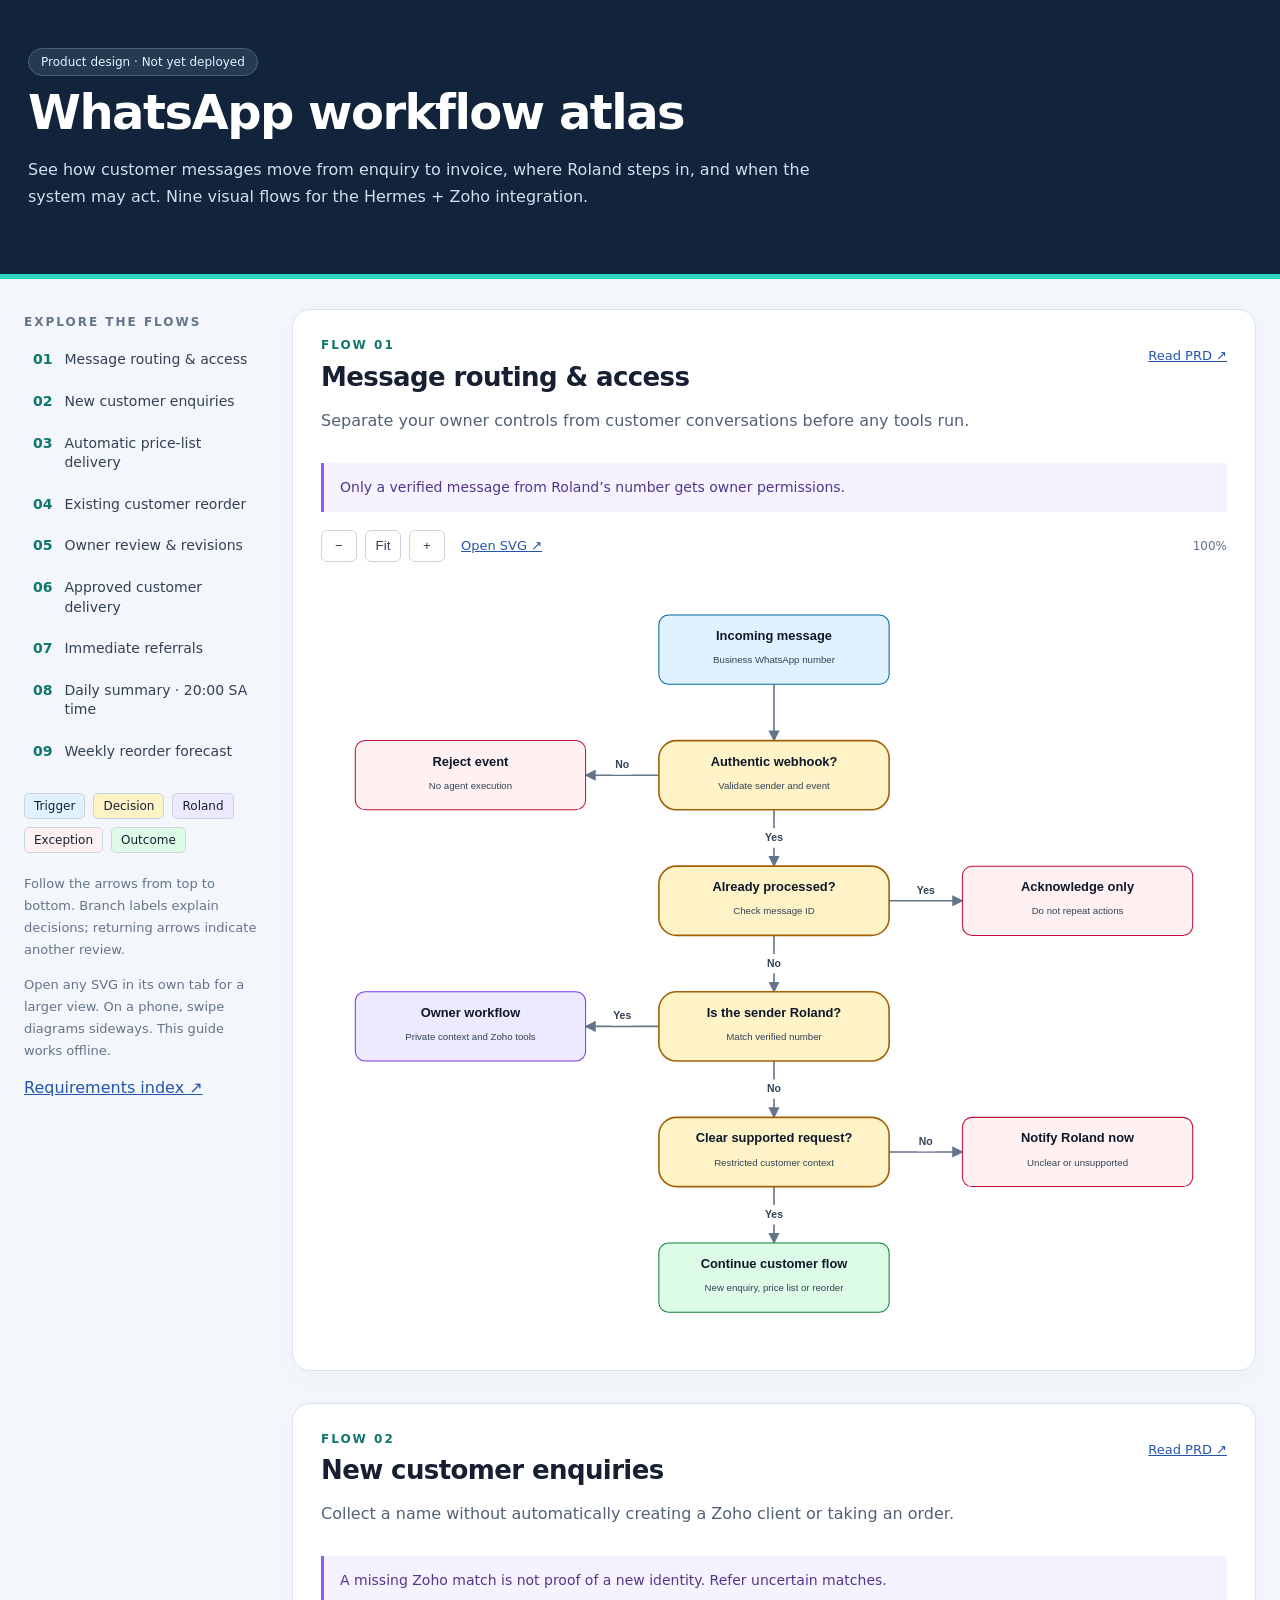
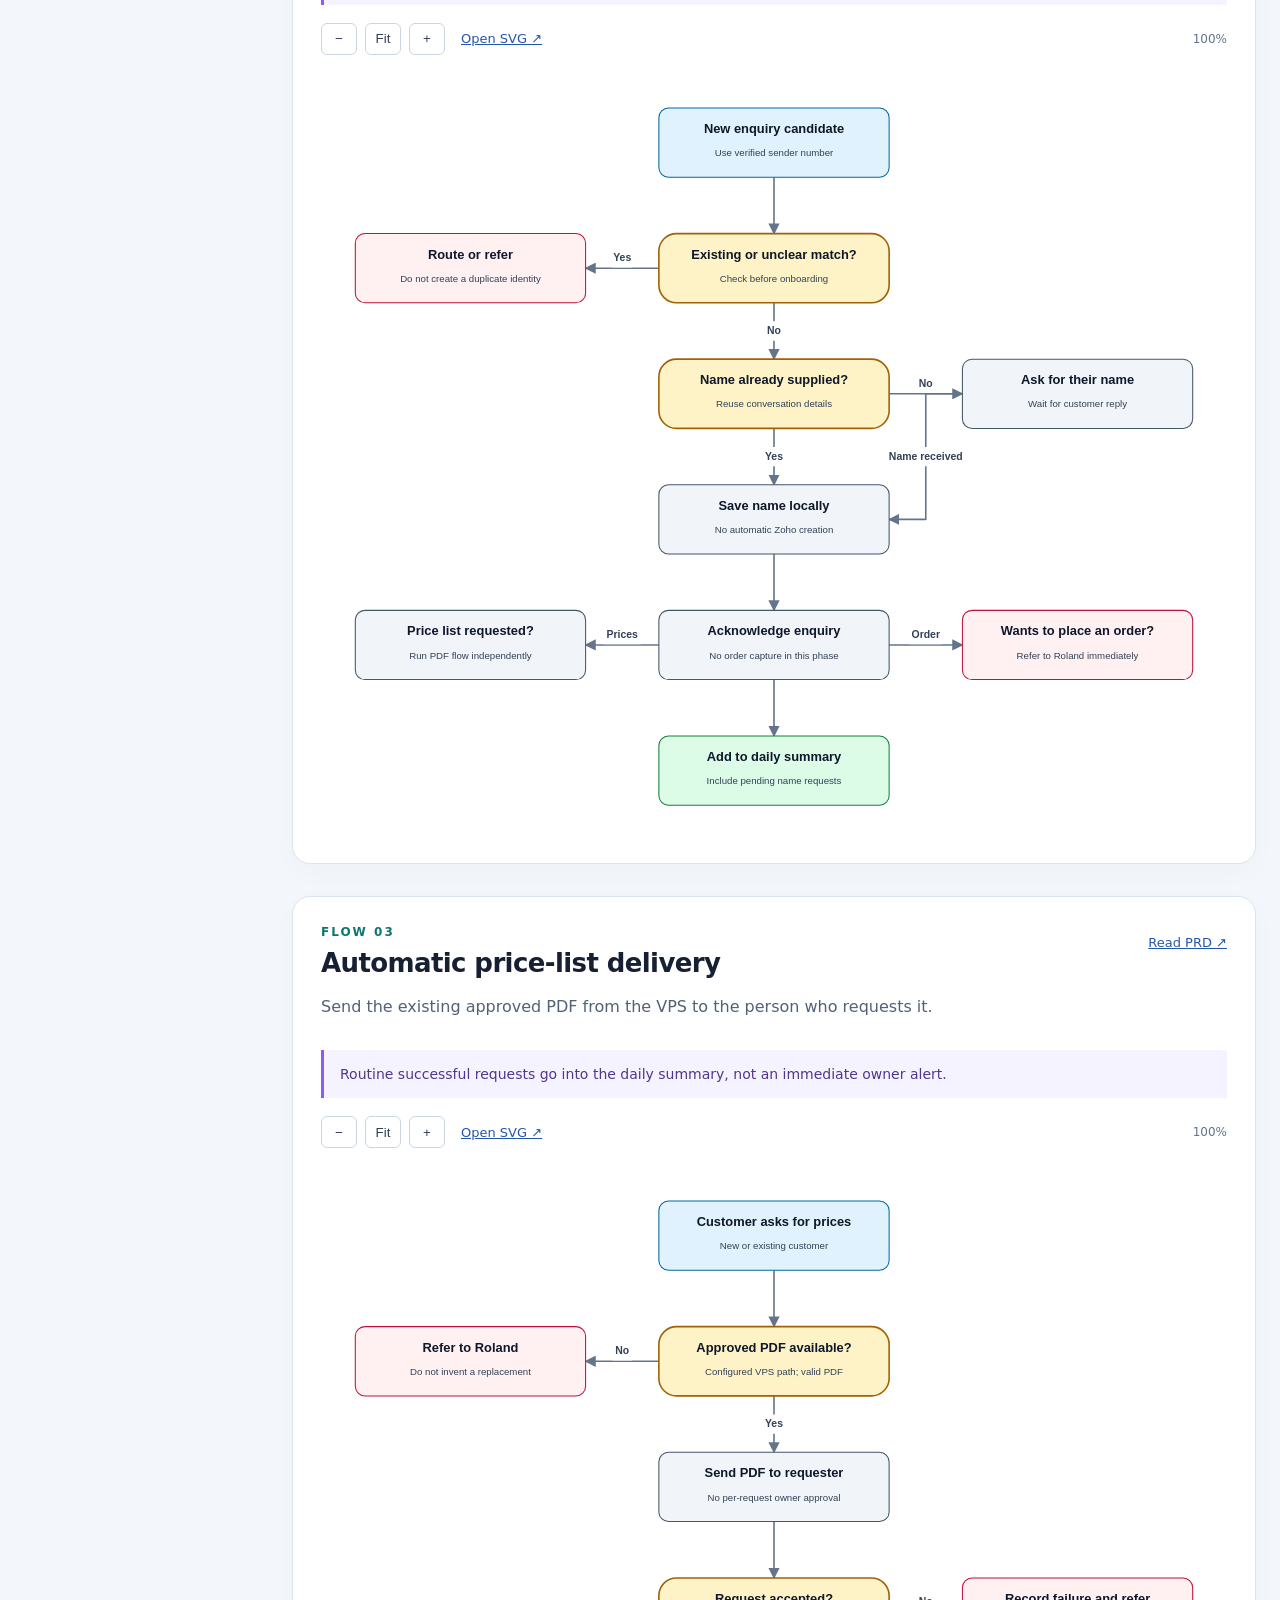
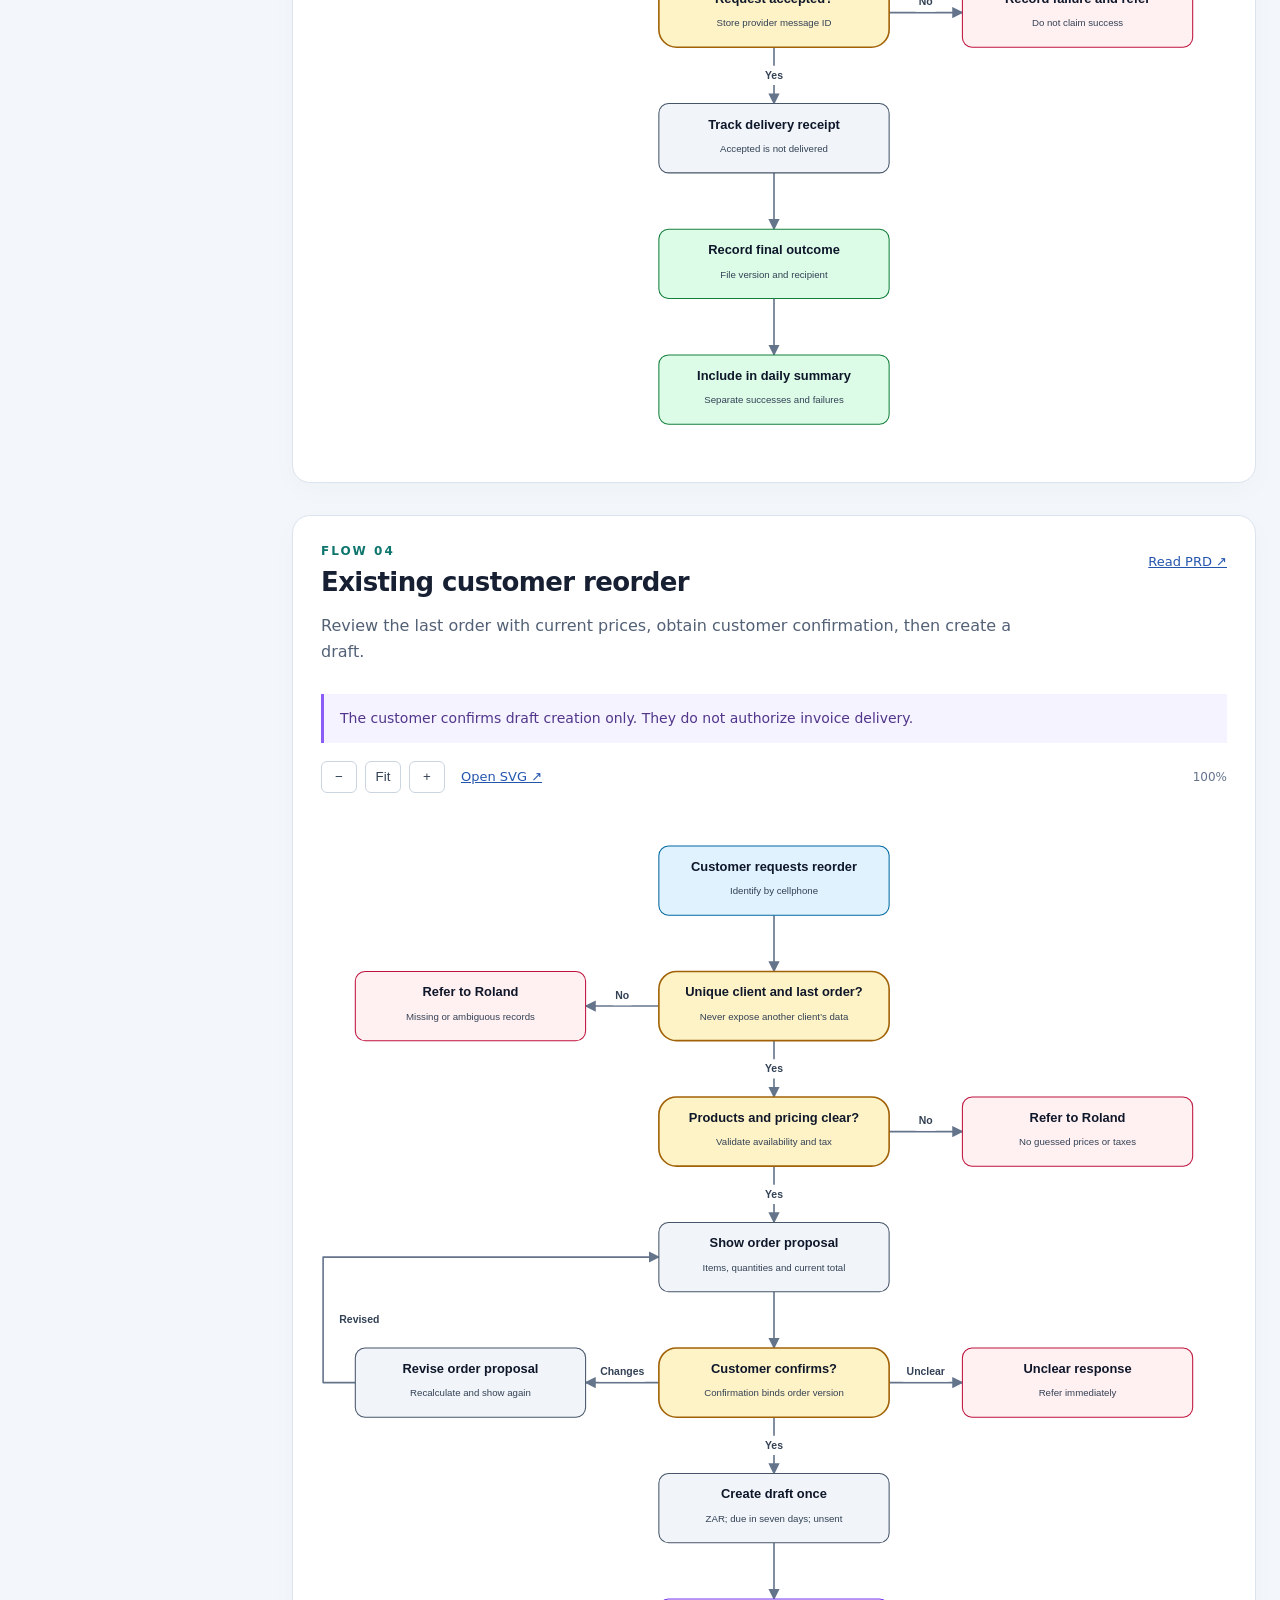
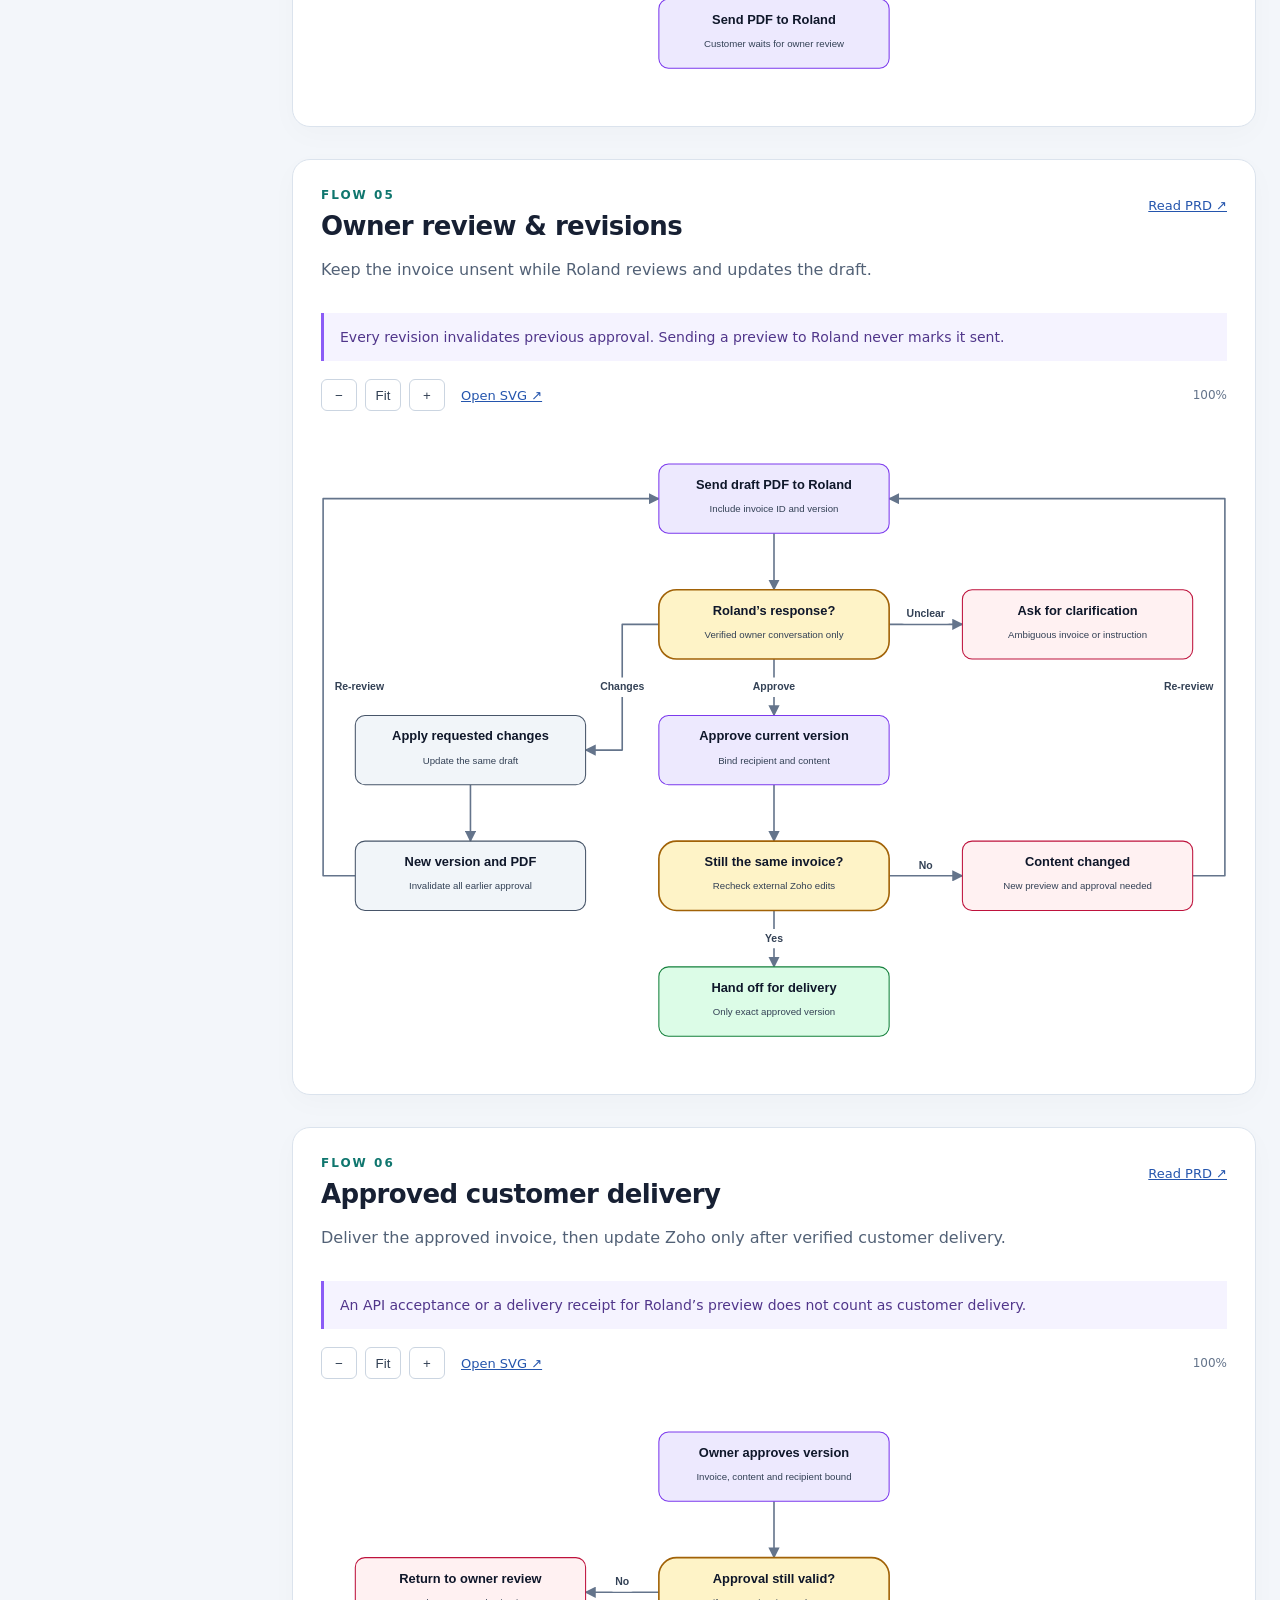
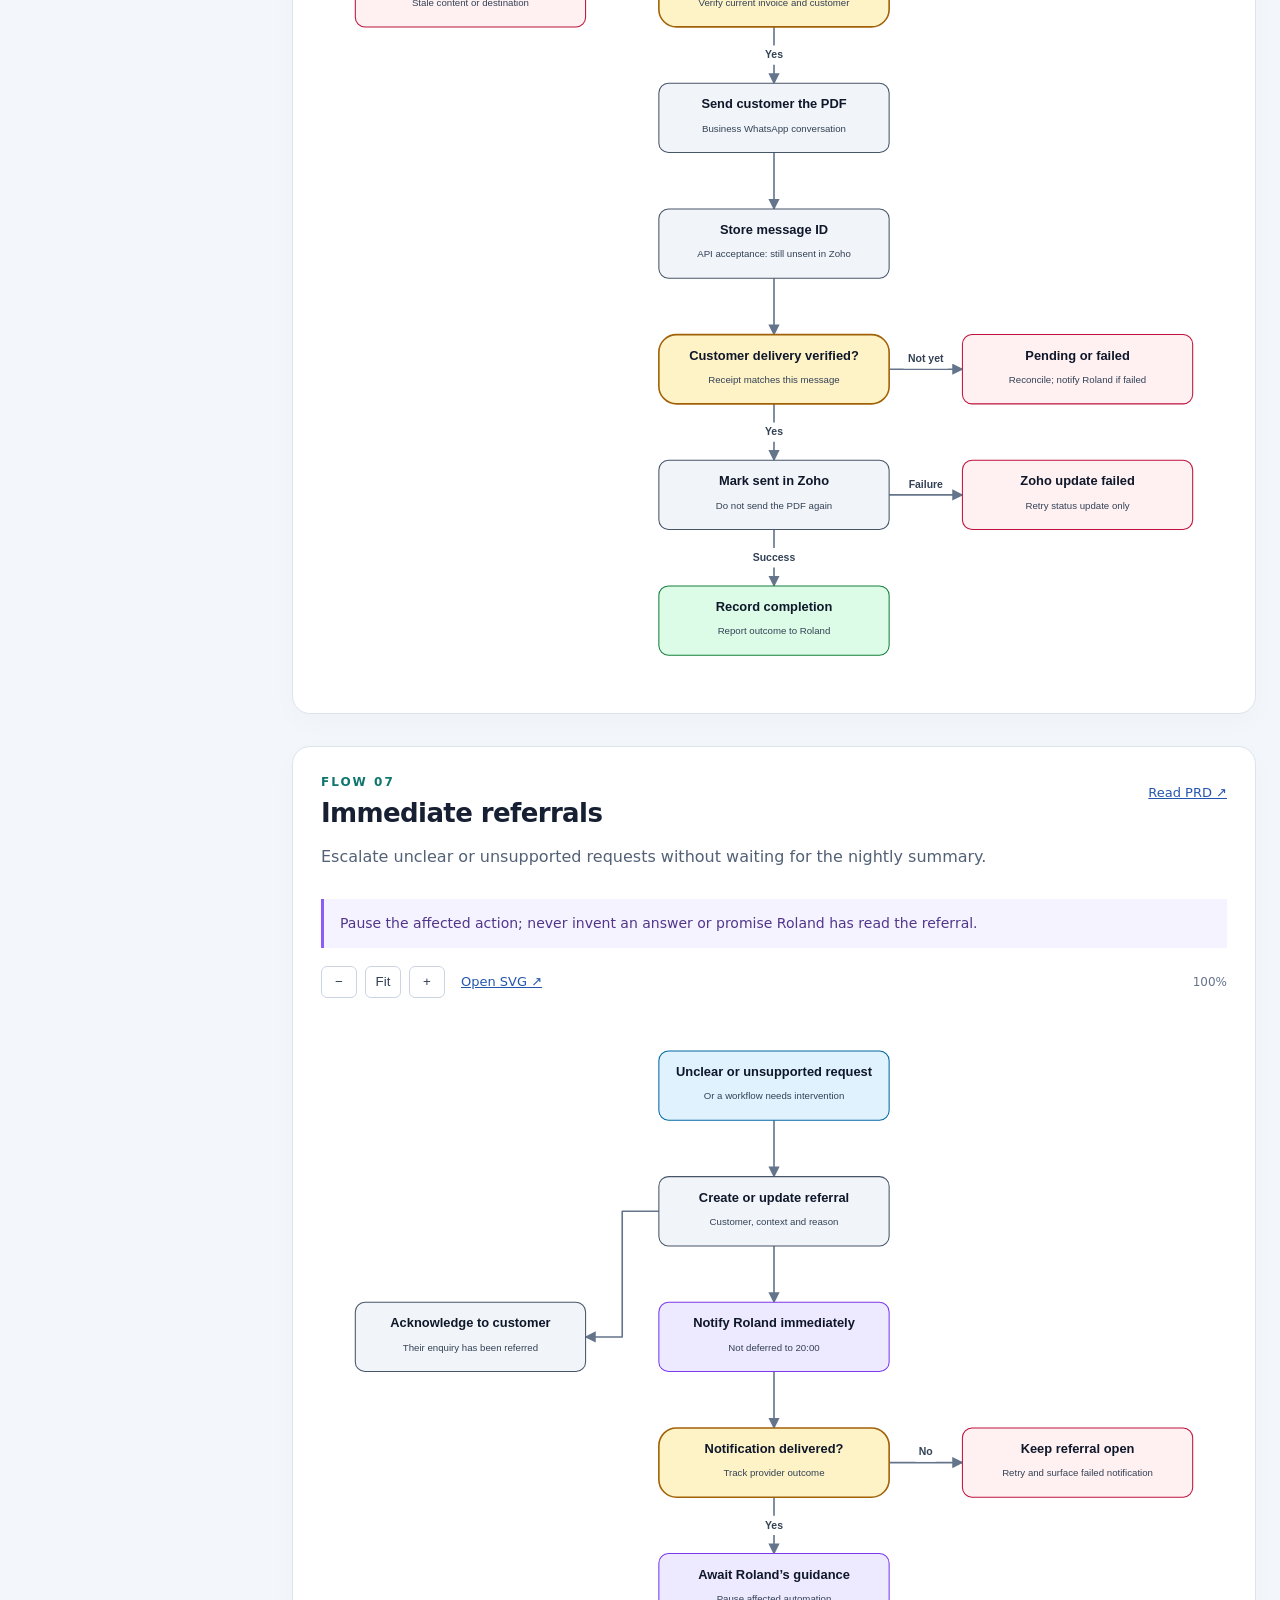
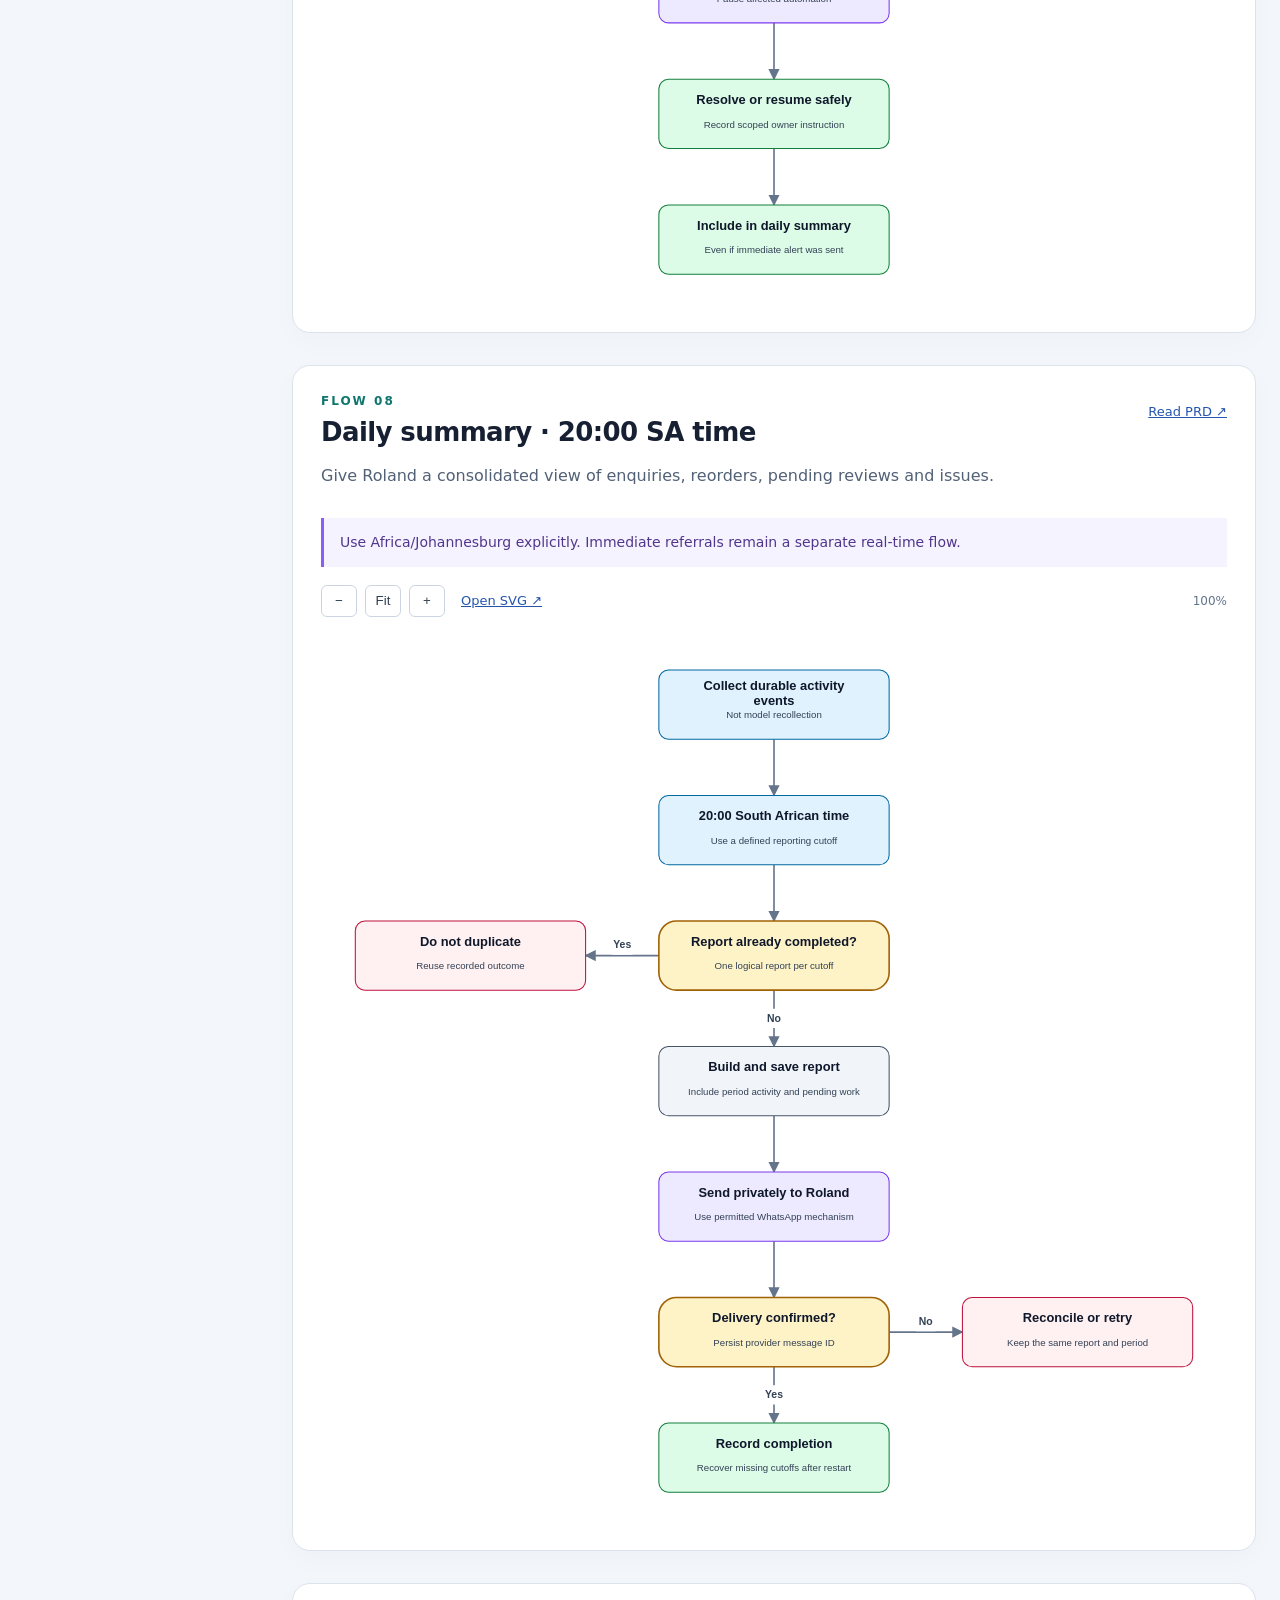
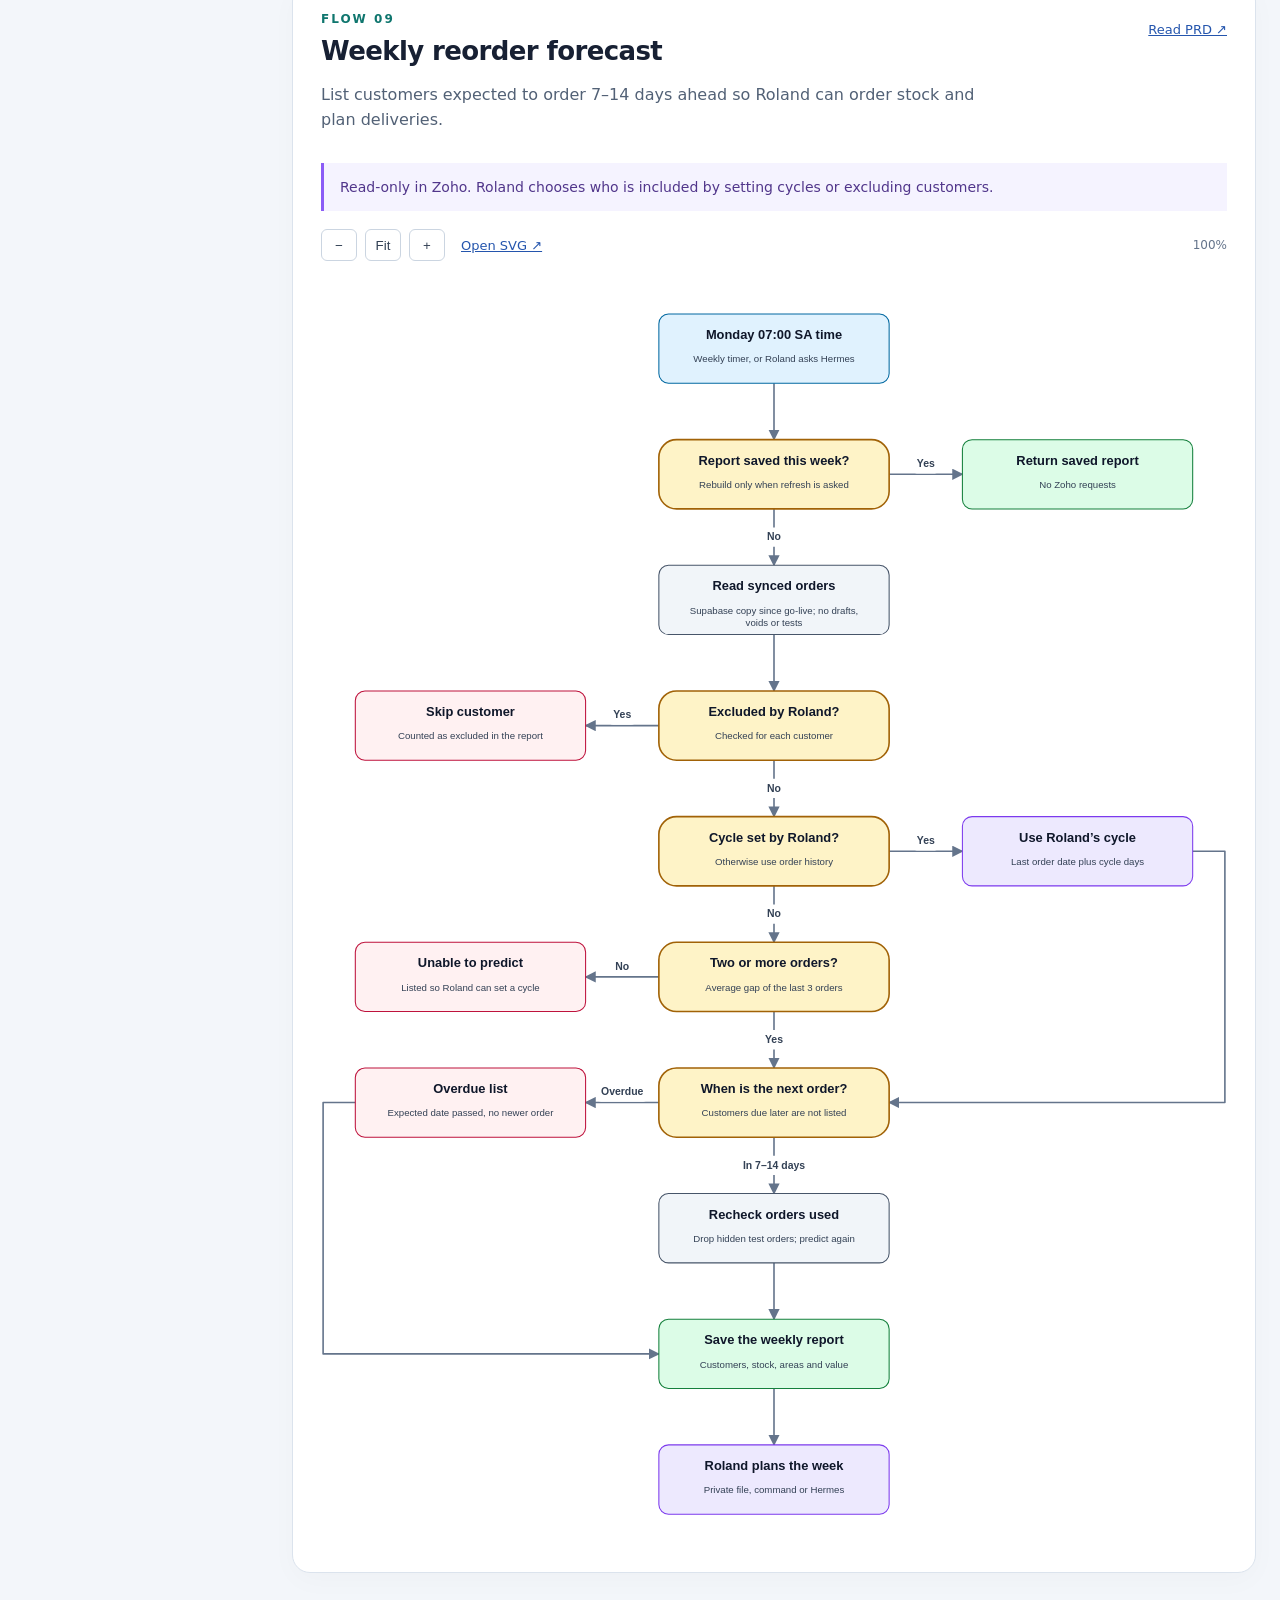
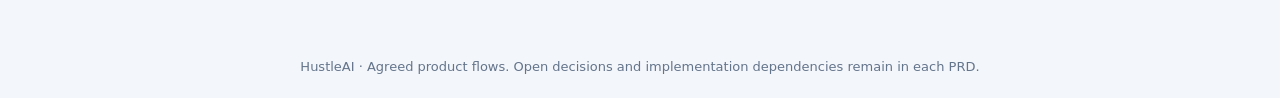
<file: docs/flow-guide.html>
<!doctype html>
<html lang="en"><head><meta charset="utf-8"/><meta name="viewport" content="width=device-width,initial-scale=1"/>
<title>HustleAI · WhatsApp workflow atlas</title>
<style>
:root{font-family:system-ui,-apple-system,BlinkMacSystemFont,"Segoe UI",sans-serif;color:#172033;background:#f3f6fa;scroll-behavior:smooth}*{box-sizing:border-box}body{margin:0}a{color:#2455ad}header{background:#11243b;color:#fff;padding:48px max(28px,calc((100vw - 1360px)/2));border-bottom:5px solid #2dd4bf}header h1{font-size:clamp(30px,4vw,48px);letter-spacing:-1.5px;margin:8px 0 12px}header p{max-width:790px;color:#d1deec;line-height:1.7}.eyebrow{font-size:12px;letter-spacing:2px;font-weight:750;color:#0f766e}.tag{display:inline-block;padding:6px 12px;background:#263b52;border:1px solid #476078;border-radius:99px;font-size:12px;color:#e0f2fe}.layout{max-width:1420px;margin:auto;display:grid;grid-template-columns:240px minmax(0,1fr);gap:28px;padding:30px 24px}aside{position:sticky;top:24px;align-self:start}aside h2{font-size:12px;text-transform:uppercase;letter-spacing:2px;color:#64748b}nav a{display:flex;gap:12px;padding:11px 9px;text-decoration:none;color:#334155;font-size:14px;border-radius:8px;line-height:1.4}nav a:hover,nav a:focus{background:#dce8f4}nav span{font-variant-numeric:tabular-nums;color:#0f766e;font-weight:700}.legend{font-size:12px;display:flex;flex-wrap:wrap;gap:8px;margin:20px 0}.legend span{padding:5px 9px;border-radius:5px;border:1px solid #cbd5e1}section{background:white;border:1px solid #dbe3ed;border-radius:18px;margin-bottom:32px;box-shadow:0 8px 28px #10233b06;scroll-margin-top:20px;overflow:hidden}.section-head{padding:26px 28px 8px;display:flex;gap:20px;justify-content:space-between;align-items:start}h2{font-size:26px;letter-spacing:-.6px;margin:6px 0 10px}.section-head p{line-height:1.6;color:#526176;max-width:690px}.section-head .eyebrow{color:#0f766e;margin:0}.prd{white-space:nowrap;font-size:13px;margin-top:12px}.callout{margin:6px 28px 18px;padding:13px 16px;border-left:3px solid #8b5cf6;background:#f5f3ff;color:#51368b;font-size:14px;line-height:1.6}.controls{display:flex;align-items:center;gap:8px;padding:0 28px 12px}.controls button{border:1px solid #cbd5e1;background:white;border-radius:6px;min-width:36px;height:32px;cursor:pointer;color:#334155}.controls button:hover{background:#e8eff6}.controls a{font-size:13px;margin-left:8px}.zoom-status{margin-left:auto;font-size:12px;color:#64748b}.diagram{overflow:auto;padding:12px 14px 24px}.diagram img{display:block;width:100%;height:auto;max-width:none}.note{font-size:13px;line-height:1.7;color:#64748b}footer{padding:24px;text-align:center;color:#64748b;font-size:13px}button:focus-visible,a:focus-visible,.diagram:focus-visible{outline:3px solid #0d9488;outline-offset:3px}@media(max-width:850px){.layout{display:block;padding:18px 12px}aside{position:static;margin-bottom:24px}nav{display:grid;grid-template-columns:1fr 1fr}.section-head{padding:20px;display:block}.callout{margin:6px 20px 16px}.diagram img{min-width:850px}.controls{padding-left:20px;padding-right:20px}header{padding:32px 22px}}@media print{header{background:white;color:#172033;padding:15px}header p{color:#475569}.layout{display:block;padding:0}aside,.controls,.prd,footer{display:none}section{break-inside:avoid;box-shadow:none;margin-bottom:20px}.diagram{overflow:visible}.diagram img{width:100%!important;min-width:0!important}h2{font-size:20px}.section-head,.callout{padding:10px;margin:0}.tag{color:#172033;background:white}*{scroll-behavior:auto}}
</style></head><body>
<header><span class="tag">Product design · Not yet deployed</span><h1>WhatsApp workflow atlas</h1><p>See how customer messages move from enquiry to invoice, where Roland steps in, and when the system may act. Nine visual flows for the Hermes + Zoho integration.</p></header>
<div class="layout"><aside><h2>Explore the flows</h2><nav><a href="#01-message-routing"><span>01</span>Message routing &amp; access</a><a href="#02-new-customer"><span>02</span>New customer enquiries</a><a href="#03-price-list"><span>03</span>Automatic price-list delivery</a><a href="#04-reorders"><span>04</span>Existing customer reorder</a><a href="#05-owner-review"><span>05</span>Owner review &amp; revisions</a><a href="#06-approved-delivery"><span>06</span>Approved customer delivery</a><a href="#07-referrals"><span>07</span>Immediate referrals</a><a href="#08-daily-summary"><span>08</span>Daily summary · 20:00 SA time</a><a href="#09-reorder-forecast"><span>09</span>Weekly reorder forecast</a></nav><div class="legend"><span style="background:#e0f2fe">Trigger</span><span style="background:#fef3c7">Decision</span><span style="background:#ede9fe">Roland</span><span style="background:#fff1f2">Exception</span><span style="background:#dcfce7">Outcome</span></div><p class="note">Follow the arrows from top to bottom. Branch labels explain decisions; returning arrows indicate another review.</p><p class="note">Open any SVG in its own tab for a larger view. On a phone, swipe diagrams sideways. This guide works offline.</p><p><a href="prds/README.md">Requirements index ↗</a></p></aside><main><section id="01-message-routing" aria-labelledby="heading-1">
        <div class="section-head"><div><p class="eyebrow">FLOW 01</p><h2 id="heading-1">Message routing &amp; access</h2><p>Separate your owner controls from customer conversations before any tools run.</p></div><a class="prd" href="prds/01-message-routing.md">Read PRD ↗</a></div>
        <p class="callout">Only a verified message from Roland’s number gets owner permissions.</p>
        <div class="controls"><button type="button" data-zoom="out" aria-label="Zoom out diagram 1">−</button><button type="button" data-zoom="reset">Fit</button><button type="button" data-zoom="in" aria-label="Zoom in diagram 1">+</button><a href="diagrams/01-message-routing.svg" target="_blank" rel="noopener">Open SVG ↗</a><span class="zoom-status" aria-live="polite">100%</span></div>
        <div class="diagram" tabindex="0" aria-label="Scrollable diagram for Message routing &amp; access"><img src="diagrams/01-message-routing.svg" alt="Message routing &amp; access flow diagram" loading="lazy"/></div>
        </section><section id="02-new-customer" aria-labelledby="heading-2">
        <div class="section-head"><div><p class="eyebrow">FLOW 02</p><h2 id="heading-2">New customer enquiries</h2><p>Collect a name without automatically creating a Zoho client or taking an order.</p></div><a class="prd" href="prds/02-new-customer.md">Read PRD ↗</a></div>
        <p class="callout">A missing Zoho match is not proof of a new identity. Refer uncertain matches.</p>
        <div class="controls"><button type="button" data-zoom="out" aria-label="Zoom out diagram 2">−</button><button type="button" data-zoom="reset">Fit</button><button type="button" data-zoom="in" aria-label="Zoom in diagram 2">+</button><a href="diagrams/02-new-customer.svg" target="_blank" rel="noopener">Open SVG ↗</a><span class="zoom-status" aria-live="polite">100%</span></div>
        <div class="diagram" tabindex="0" aria-label="Scrollable diagram for New customer enquiries"><img src="diagrams/02-new-customer.svg" alt="New customer enquiries flow diagram" loading="lazy"/></div>
        </section><section id="03-price-list" aria-labelledby="heading-3">
        <div class="section-head"><div><p class="eyebrow">FLOW 03</p><h2 id="heading-3">Automatic price-list delivery</h2><p>Send the existing approved PDF from the VPS to the person who requests it.</p></div><a class="prd" href="prds/03-price-list.md">Read PRD ↗</a></div>
        <p class="callout">Routine successful requests go into the daily summary, not an immediate owner alert.</p>
        <div class="controls"><button type="button" data-zoom="out" aria-label="Zoom out diagram 3">−</button><button type="button" data-zoom="reset">Fit</button><button type="button" data-zoom="in" aria-label="Zoom in diagram 3">+</button><a href="diagrams/03-price-list.svg" target="_blank" rel="noopener">Open SVG ↗</a><span class="zoom-status" aria-live="polite">100%</span></div>
        <div class="diagram" tabindex="0" aria-label="Scrollable diagram for Automatic price-list delivery"><img src="diagrams/03-price-list.svg" alt="Automatic price-list delivery flow diagram" loading="lazy"/></div>
        </section><section id="04-reorders" aria-labelledby="heading-4">
        <div class="section-head"><div><p class="eyebrow">FLOW 04</p><h2 id="heading-4">Existing customer reorder</h2><p>Review the last order with current prices, obtain customer confirmation, then create a draft.</p></div><a class="prd" href="prds/04-reorders.md">Read PRD ↗</a></div>
        <p class="callout">The customer confirms draft creation only. They do not authorize invoice delivery.</p>
        <div class="controls"><button type="button" data-zoom="out" aria-label="Zoom out diagram 4">−</button><button type="button" data-zoom="reset">Fit</button><button type="button" data-zoom="in" aria-label="Zoom in diagram 4">+</button><a href="diagrams/04-reorders.svg" target="_blank" rel="noopener">Open SVG ↗</a><span class="zoom-status" aria-live="polite">100%</span></div>
        <div class="diagram" tabindex="0" aria-label="Scrollable diagram for Existing customer reorder"><img src="diagrams/04-reorders.svg" alt="Existing customer reorder flow diagram" loading="lazy"/></div>
        </section><section id="05-owner-review" aria-labelledby="heading-5">
        <div class="section-head"><div><p class="eyebrow">FLOW 05</p><h2 id="heading-5">Owner review &amp; revisions</h2><p>Keep the invoice unsent while Roland reviews and updates the draft.</p></div><a class="prd" href="prds/05-owner-review.md">Read PRD ↗</a></div>
        <p class="callout">Every revision invalidates previous approval. Sending a preview to Roland never marks it sent.</p>
        <div class="controls"><button type="button" data-zoom="out" aria-label="Zoom out diagram 5">−</button><button type="button" data-zoom="reset">Fit</button><button type="button" data-zoom="in" aria-label="Zoom in diagram 5">+</button><a href="diagrams/05-owner-review.svg" target="_blank" rel="noopener">Open SVG ↗</a><span class="zoom-status" aria-live="polite">100%</span></div>
        <div class="diagram" tabindex="0" aria-label="Scrollable diagram for Owner review &amp; revisions"><img src="diagrams/05-owner-review.svg" alt="Owner review &amp; revisions flow diagram" loading="lazy"/></div>
        </section><section id="06-approved-delivery" aria-labelledby="heading-6">
        <div class="section-head"><div><p class="eyebrow">FLOW 06</p><h2 id="heading-6">Approved customer delivery</h2><p>Deliver the approved invoice, then update Zoho only after verified customer delivery.</p></div><a class="prd" href="prds/06-approved-delivery.md">Read PRD ↗</a></div>
        <p class="callout">An API acceptance or a delivery receipt for Roland’s preview does not count as customer delivery.</p>
        <div class="controls"><button type="button" data-zoom="out" aria-label="Zoom out diagram 6">−</button><button type="button" data-zoom="reset">Fit</button><button type="button" data-zoom="in" aria-label="Zoom in diagram 6">+</button><a href="diagrams/06-approved-delivery.svg" target="_blank" rel="noopener">Open SVG ↗</a><span class="zoom-status" aria-live="polite">100%</span></div>
        <div class="diagram" tabindex="0" aria-label="Scrollable diagram for Approved customer delivery"><img src="diagrams/06-approved-delivery.svg" alt="Approved customer delivery flow diagram" loading="lazy"/></div>
        </section><section id="07-referrals" aria-labelledby="heading-7">
        <div class="section-head"><div><p class="eyebrow">FLOW 07</p><h2 id="heading-7">Immediate referrals</h2><p>Escalate unclear or unsupported requests without waiting for the nightly summary.</p></div><a class="prd" href="prds/07-referrals.md">Read PRD ↗</a></div>
        <p class="callout">Pause the affected action; never invent an answer or promise Roland has read the referral.</p>
        <div class="controls"><button type="button" data-zoom="out" aria-label="Zoom out diagram 7">−</button><button type="button" data-zoom="reset">Fit</button><button type="button" data-zoom="in" aria-label="Zoom in diagram 7">+</button><a href="diagrams/07-referrals.svg" target="_blank" rel="noopener">Open SVG ↗</a><span class="zoom-status" aria-live="polite">100%</span></div>
        <div class="diagram" tabindex="0" aria-label="Scrollable diagram for Immediate referrals"><img src="diagrams/07-referrals.svg" alt="Immediate referrals flow diagram" loading="lazy"/></div>
        </section><section id="08-daily-summary" aria-labelledby="heading-8">
        <div class="section-head"><div><p class="eyebrow">FLOW 08</p><h2 id="heading-8">Daily summary · 20:00 SA time</h2><p>Give Roland a consolidated view of enquiries, reorders, pending reviews and issues.</p></div><a class="prd" href="prds/08-daily-summary.md">Read PRD ↗</a></div>
        <p class="callout">Use Africa/Johannesburg explicitly. Immediate referrals remain a separate real-time flow.</p>
        <div class="controls"><button type="button" data-zoom="out" aria-label="Zoom out diagram 8">−</button><button type="button" data-zoom="reset">Fit</button><button type="button" data-zoom="in" aria-label="Zoom in diagram 8">+</button><a href="diagrams/08-daily-summary.svg" target="_blank" rel="noopener">Open SVG ↗</a><span class="zoom-status" aria-live="polite">100%</span></div>
        <div class="diagram" tabindex="0" aria-label="Scrollable diagram for Daily summary · 20:00 SA time"><img src="diagrams/08-daily-summary.svg" alt="Daily summary · 20:00 SA time flow diagram" loading="lazy"/></div>
        </section><section id="09-reorder-forecast" aria-labelledby="heading-9">
        <div class="section-head"><div><p class="eyebrow">FLOW 09</p><h2 id="heading-9">Weekly reorder forecast</h2><p>List customers expected to order 7–14 days ahead so Roland can order stock and plan deliveries.</p></div><a class="prd" href="prds/09-reorder-forecast.md">Read PRD ↗</a></div>
        <p class="callout">Read-only in Zoho. Roland chooses who is included by setting cycles or excluding customers.</p>
        <div class="controls"><button type="button" data-zoom="out" aria-label="Zoom out diagram 9">−</button><button type="button" data-zoom="reset">Fit</button><button type="button" data-zoom="in" aria-label="Zoom in diagram 9">+</button><a href="diagrams/09-reorder-forecast.svg" target="_blank" rel="noopener">Open SVG ↗</a><span class="zoom-status" aria-live="polite">100%</span></div>
        <div class="diagram" tabindex="0" aria-label="Scrollable diagram for Weekly reorder forecast"><img src="diagrams/09-reorder-forecast.svg" alt="Weekly reorder forecast flow diagram" loading="lazy"/></div>
        </section></main></div>
<footer>HustleAI · Agreed product flows. Open decisions and implementation dependencies remain in each PRD.</footer>
<script>
document.querySelectorAll('section').forEach(section=>{let scale=1;const img=section.querySelector('img');section.querySelectorAll('[data-zoom]').forEach(button=>button.addEventListener('click',()=>{const action=button.dataset.zoom;scale=action==='reset'?1:Math.min(2.5,Math.max(.6,scale+(action==='in'?.2:-.2)));img.style.width=(scale*100)+'%';section.querySelector('.zoom-status').textContent=Math.round(scale*100)+'%';}));});
</script></body></html>
</file>
